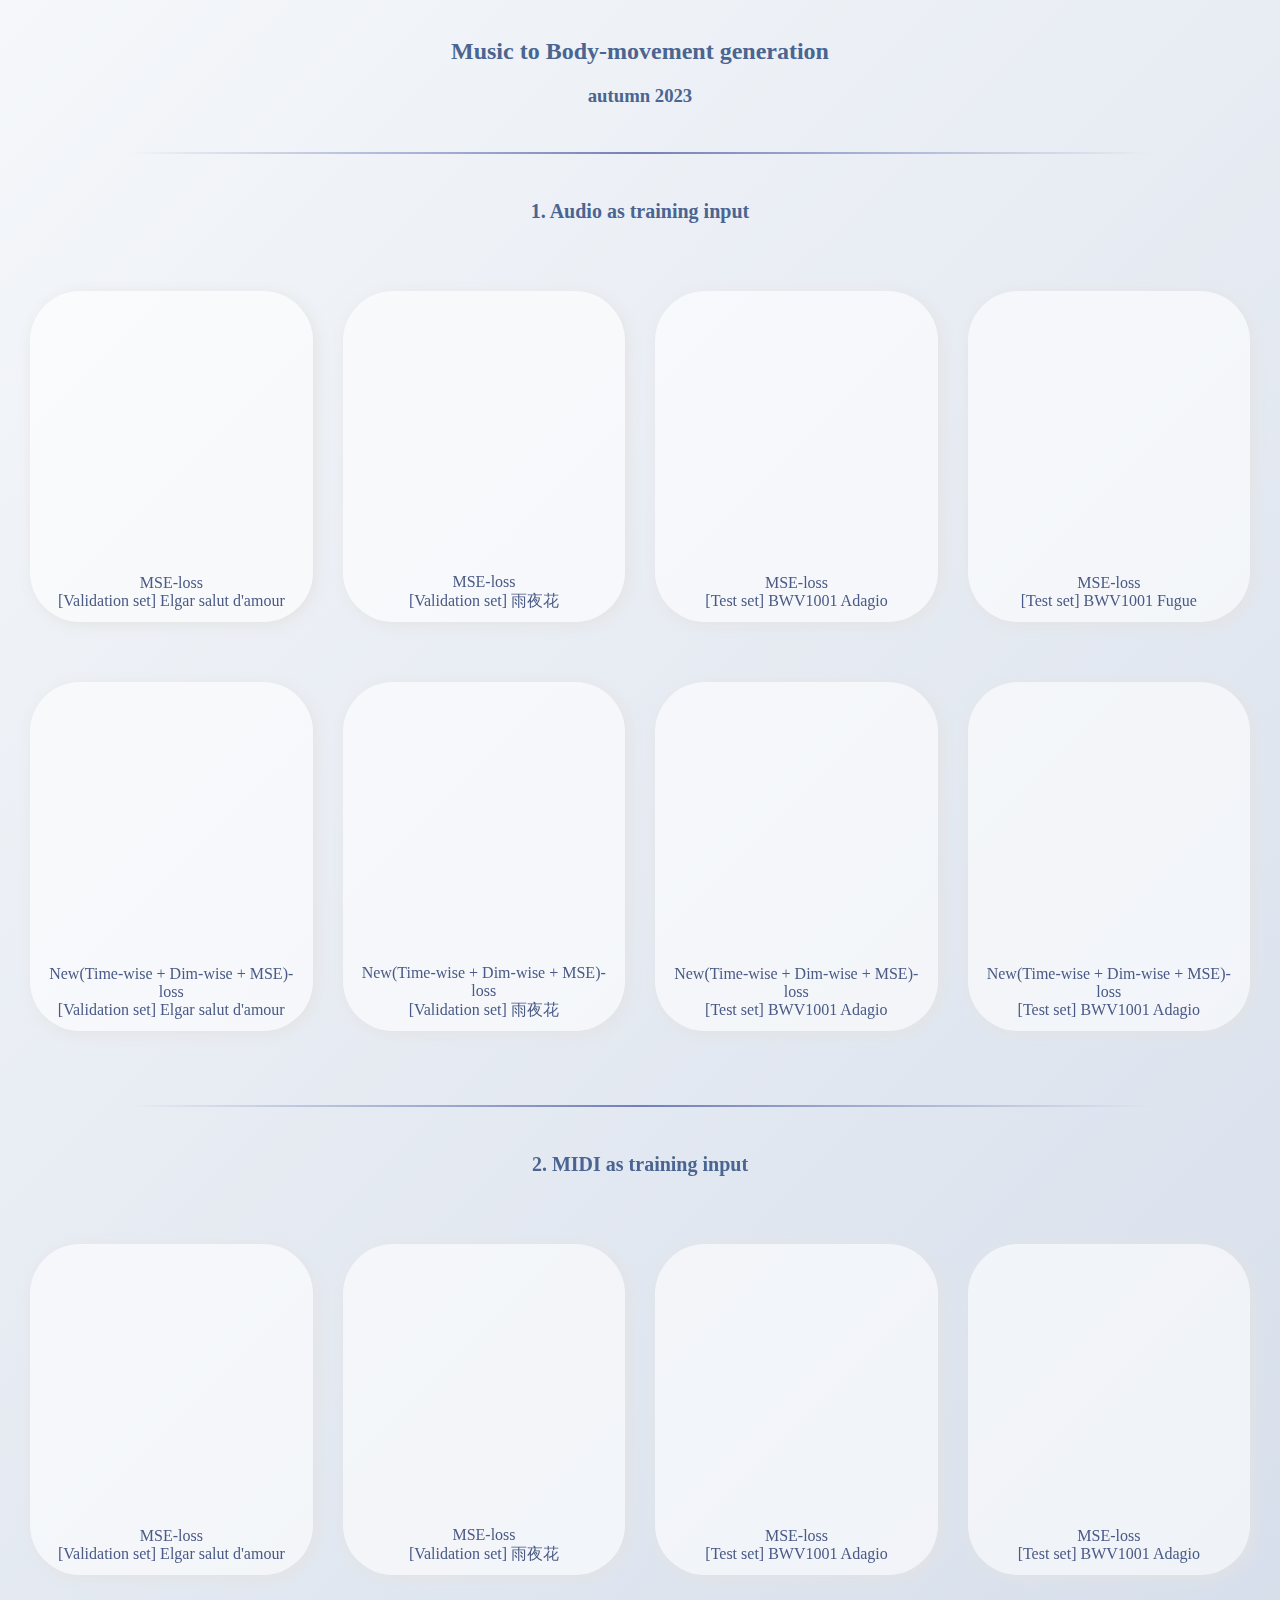
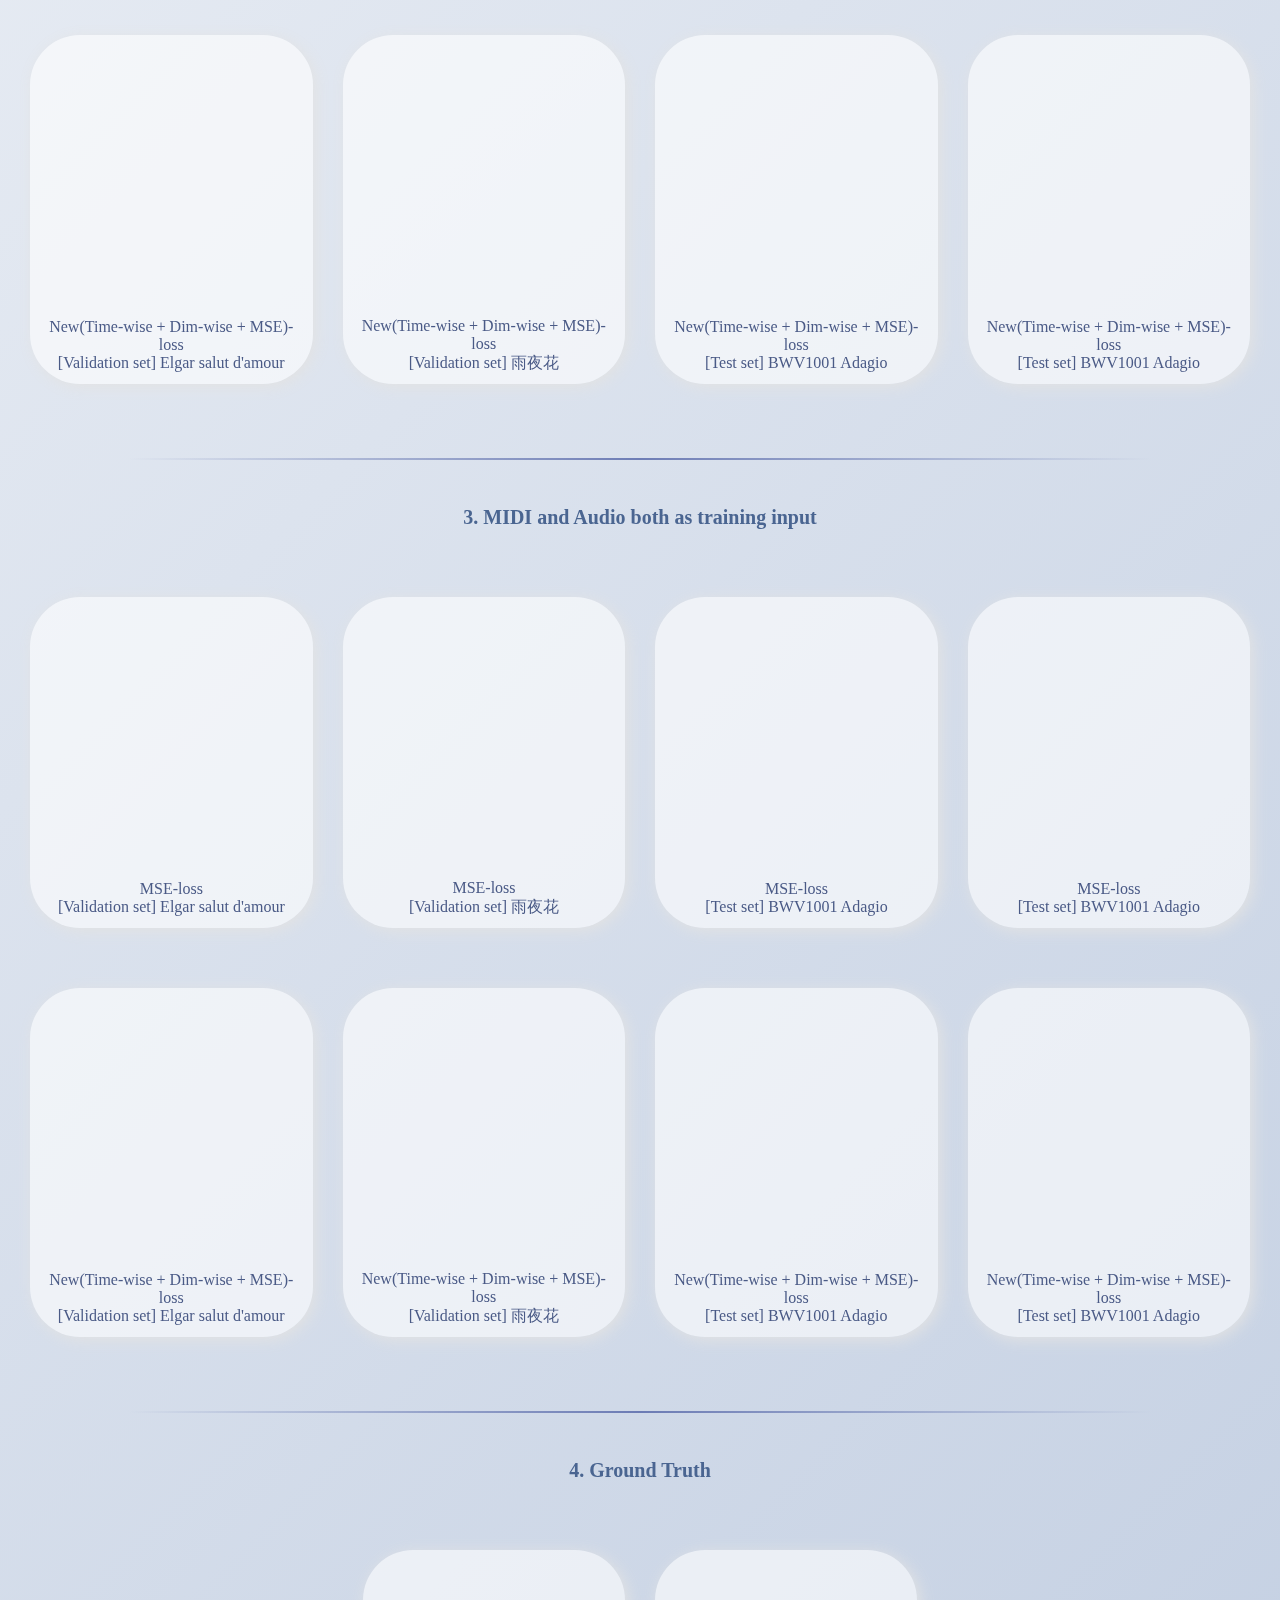
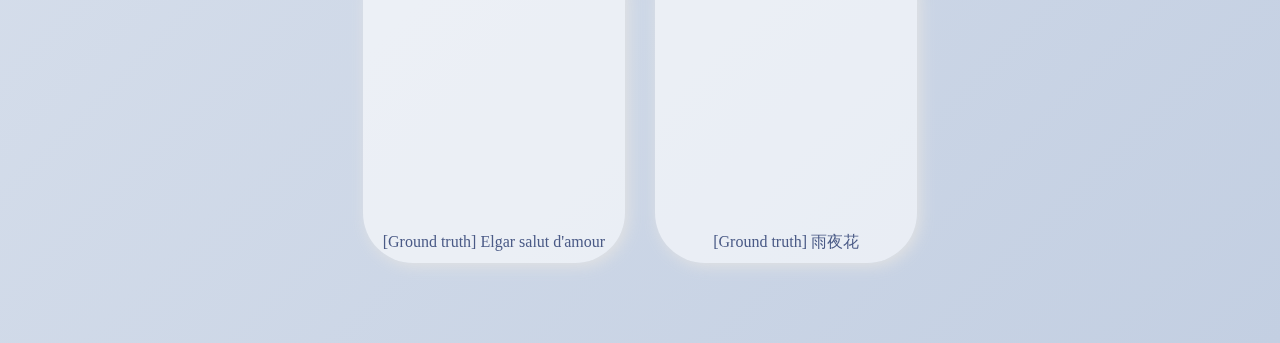
<file: index.html>
<!DOCTYPE html>
<html>
  <head>
    <style>
      body {
        margin:0;
        width: 100%;
        height: 100%;
        /*background: rgb(252,252,252);*/
        /*background-image: linear-gradient(to top, #dfe9f3 0%, white 100%);*/
        background-image: linear-gradient(135deg, #f5f7fa 0%, #c3cfe2 100%);
        /*background-image: linear-gradient(to left top, #ffd8ee, #f6d3f2, #ebd0f6, #dccdfb, #c9cbfe, #bad0ff, #acd6ff, #a0daff, #9fe4ff, #a3eeff, #acf7fd, #b8fffa);*/
        /*background-image: linear-gradient(to bottom, #ffffff, #f0f0f8, #e0e1f2, #ced3ec, #bbc6e6, #aebbde, #a0b1d7, #92a7cf, #889dc4, #7e93b9, #758aaf, #6b80a4);*/
        /*background-image: linear-gradient(to bottom, #ffffff, #eeedfa, #dadcf5, #c5cbf1, #acbced, #9db2e5, #8fa8de, #7f9ed6, #7a96c9, #758fbd, #7087b0, #6b80a4);*/
        -webkit-background-size: cover;
        -moz-background-size: cover;
        -o-background-size: cover;
        background-size: cover;
      }
      a,a:link,a:visited{
        color:#445470;
        text-decoration: none;
      }
      a:hover{
        color:#7a5300;
        text-decoration: none;
      }
      a:active{
        color:#CFBFEF;
        text-decoration: none;
      }

      hr.style-two {
        width: 80%;
        border: 0;
        height: 2px;
        background-image: linear-gradient(to right, rgba(135, 139, 186, 0), rgba(74, 92, 163, 0.75), rgba(135, 139, 186, 0));
      }

        
      table{
        border-style:none;
        border-radius: 90px;
      }
      table a
      {
        display:block;
        text-decoration:none;
      }
      table td:hover{
        background-color: #FFFFFF;
        color: #4e8adf;
        box-shadow: 3px 3px 15px #98a3b8;
      }
      td{
        margin-right: 10px;
        padding: 10px 14px;
        border-radius: 50px;
        background-color: #ffffff99;
        color: #4a5a86;
        box-shadow: 3px 3px 15px #e3e3e3;
      }
      .table_rwd_4cols{
        margin-left: auto;
        margin-right: auto;
        flex-wrap: wrap;
        .table-rwd-cell{
          width: 100%;
        }
      }
      .table_rwd_2cols{
        margin-left: auto;
        margin-right: auto;
        flex-wrap: wrap;
        .table-rwd-cell{
          width: 48%;
        }
      }

      @media all and (max-width:1200px) { 
        .table_rwd_4cols{
          margin-left: 6%;
          margin-right: auto;
          flex-wrap: wrap;
          width: 100%;
        }
        .table_rwd_2cols{
          margin-left: 6%;
          margin-right: auto;
          flex-wrap: wrap;
          width: 100%;
        }
      }
      @media all and (max-width: 1200px) {
        thead, tbody, th, tr {
          margin-left: auto;
          margin-right: auto;
          width: 100%;
          display: block;
        }
        table{
          margin-left: auto;
          margin-right: auto;
        }
        td {
          display: inline-block;
          width: 40%;
          margin-top: 5%;
        }
      }

      @media all and (max-width:650px) { 
        .table_rwd_4cols{
          margin-left: auto;
          margin-right: auto;
          flex-wrap: wrap;
          width: 60%;
        }
        .table_rwd_2cols{
          margin-left: auto;
          margin-right: auto;
          flex-wrap: wrap;
          width: 60%;
        }
      }
      @media all and (max-width: 650px) {
        table,
        thead,
        tbody,
        th,
        td,
        tr {
          display: block;
        }
        td {
          margin-top: 5%;
          width: 100%;
        }
      }
      
      
    </style>
  </head>
  <body>
   <br>
    <h2 align="center" style="color:#4a6591;">Music to Body-movement generation</h2>
    <h3 align="center" style="color:#4a6591;">autumn 2023</h3>
    <!--h4 align="center" style="color:#4a6591;">contact me with <a href="mailto:starlitsky0612@gmail.com">starlitsky0612@gmail.com</a></h4-->
    <br/>
    <hr class="style-two" />
    <br/>
    <div align="center">
      <p style="font-size: 20px;color:#4a6591;"><b>1. Audio as training input</b></p>
      <br/>
      <table class="table_rwd_4cols" width="100%" height="100%" cellspacing="30px">
         <tr>
          <td rowspan="2" style="text-align:center;padding-bottom: 10px;"><iframe width="100%" height="250" style="border-radius: 30pt" src="https://www.youtube.com/embed/Xo2Axd4B9nc" frameborder="0" allow="accelerometer; autoplay; encrypted-media; gyroscope; picture-in-picture" allowfullscreen></iframe><br><br>MSE-loss<br/>[Validation set] Elgar salut d'amour</a></td>
          <td rowspan="2" style="text-align:center;padding-bottom: 10px;"><iframe width="100%" height="250" style="border-radius: 30pt" src="https://www.youtube.com/embed/MJuzihsXJrA" frameborder="0" allow="accelerometer; autoplay; encrypted-media; gyroscope; picture-in-picture" allowfullscreen></iframe><br><br>MSE-loss<br/>[Validation set] 雨夜花</a></td>
          <td rowspan="2" style="text-align:center;padding-bottom: 10px;"><iframe width="100%" height="250" style="border-radius: 30pt" src="https://www.youtube.com/embed/mMkqckvK8bw" frameborder="0" allow="accelerometer; autoplay; encrypted-media; gyroscope; picture-in-picture" allowfullscreen></iframe><br><br>MSE-loss<br/>[Test set] BWV1001 Adagio</a></td>
          <td rowspan="2" style="text-align:center;padding-bottom: 10px;"><iframe width="100%" height="250" style="border-radius: 30pt" src="https://www.youtube.com/embed/j5NT573zjuI" frameborder="0" allow="accelerometer; autoplay; encrypted-media; gyroscope; picture-in-picture" allowfullscreen></iframe><br><br>MSE-loss<br/>[Test set] BWV1001 Fugue</a></td>
        </tr>
      </table>

      <table class="table_rwd_4cols" width="100%" height="100%" cellspacing="30px">
         <tr>
          <td rowspan="2" style="text-align:center;padding-bottom: 10px;"><iframe width="100%" height="250" style="border-radius: 30pt" src="https://www.youtube.com/embed/Xdq46BBq3dk" frameborder="0" allow="accelerometer; autoplay; encrypted-media; gyroscope; picture-in-picture" allowfullscreen></iframe><br><br>New(Time-wise + Dim-wise + MSE)-loss<br/>[Validation set] Elgar salut d'amour</a></td>
          <td rowspan="2" style="text-align:center;padding-bottom: 10px;"><iframe width="100%" height="250" style="border-radius: 30pt" src="https://www.youtube.com/embed/FJ9U2Vx-Uic" frameborder="0" allow="accelerometer; autoplay; encrypted-media; gyroscope; picture-in-picture" allowfullscreen></iframe><br><br>New(Time-wise + Dim-wise + MSE)-loss<br/>[Validation set] 雨夜花</a></td>
          <td rowspan="2" style="text-align:center;padding-bottom: 10px;"><iframe width="100%" height="250" style="border-radius: 30pt" src="https://www.youtube.com/embed/Dy9oydc8cP4" frameborder="0" allow="accelerometer; autoplay; encrypted-media; gyroscope; picture-in-picture" allowfullscreen></iframe><br><br>New(Time-wise + Dim-wise + MSE)-loss<br/>[Test set] BWV1001 Adagio</a></td>
          <td rowspan="2" style="text-align:center;padding-bottom: 10px;"><iframe width="100%" height="250" style="border-radius: 30pt" src="https://www.youtube.com/embed/9mQ32XLYpmY" frameborder="0" allow="accelerometer; autoplay; encrypted-media; gyroscope; picture-in-picture" allowfullscreen></iframe><br><br>New(Time-wise + Dim-wise + MSE)-loss<br/>[Test set] BWV1001 Adagio</a></td>
        </tr>
      </table>

      <br/>
      <br/>
      <hr class="style-two" />
      <br/>

      <p style="font-size: 20px;color:#4a6591;"><b>2. MIDI as training input</b></p>
      <br/>
      <table class="table_rwd_4cols" width="100%" height="100%" cellspacing="30px">
         <tr>
          <td rowspan="2" style="text-align:center;padding-bottom: 10px;"><iframe width="100%" height="250" style="border-radius: 30pt" src="https://www.youtube.com/embed/sYFTO1VCMKs" frameborder="0" allow="accelerometer; autoplay; encrypted-media; gyroscope; picture-in-picture" allowfullscreen></iframe><br><br>MSE-loss<br/>[Validation set] Elgar salut d'amour</a></td>
          <td rowspan="2" style="text-align:center;padding-bottom: 10px;"><iframe width="100%" height="250" style="border-radius: 30pt" src="https://www.youtube.com/embed/5Y48O8z1u-4" frameborder="0" allow="accelerometer; autoplay; encrypted-media; gyroscope; picture-in-picture" allowfullscreen></iframe><br><br>MSE-loss<br/>[Validation set] 雨夜花</a></td>
          <td rowspan="2" style="text-align:center;padding-bottom: 10px;"><iframe width="100%" height="250" style="border-radius: 30pt" src="https://www.youtube.com/embed/IcSr91uEw0k" frameborder="0" allow="accelerometer; autoplay; encrypted-media; gyroscope; picture-in-picture" allowfullscreen></iframe><br><br>MSE-loss<br/>[Test set] BWV1001 Adagio</a></td>
          <td rowspan="2" style="text-align:center;padding-bottom: 10px;"><iframe width="100%" height="250" style="border-radius: 30pt" src="https://www.youtube.com/embed/Nj-ywHH0FKM" frameborder="0" allow="accelerometer; autoplay; encrypted-media; gyroscope; picture-in-picture" allowfullscreen></iframe><br><br>MSE-loss<br/>[Test set] BWV1001 Adagio</a></td>
        </tr>
      </table>

      <table class="table_rwd_4cols" width="100%" height="100%" cellspacing="30px">
         <tr>
          <td rowspan="2" style="text-align:center;padding-bottom: 10px;"><iframe width="100%" height="250" style="border-radius: 30pt" src="https://www.youtube.com/embed/Q5nWucUJVBI" frameborder="0" allow="accelerometer; autoplay; encrypted-media; gyroscope; picture-in-picture" allowfullscreen></iframe><br><br>New(Time-wise + Dim-wise + MSE)-loss<br/>[Validation set] Elgar salut d'amour</a></td>
          <td rowspan="2" style="text-align:center;padding-bottom: 10px;"><iframe width="100%" height="250" style="border-radius: 30pt" src="https://www.youtube.com/embed/e_srm2xrs_w" frameborder="0" allow="accelerometer; autoplay; encrypted-media; gyroscope; picture-in-picture" allowfullscreen></iframe><br><br>New(Time-wise + Dim-wise + MSE)-loss<br/>[Validation set] 雨夜花</a></td>
          <td rowspan="2" style="text-align:center;padding-bottom: 10px;"><iframe width="100%" height="250" style="border-radius: 30pt" src="https://www.youtube.com/embed/L6r0T_AmK1Y" frameborder="0" allow="accelerometer; autoplay; encrypted-media; gyroscope; picture-in-picture" allowfullscreen></iframe><br><br>New(Time-wise + Dim-wise + MSE)-loss<br/>[Test set] BWV1001 Adagio</a></td>
          <td rowspan="2" style="text-align:center;padding-bottom: 10px;"><iframe width="100%" height="250" style="border-radius: 30pt" src="https://www.youtube.com/embed/Dp3t5guzFKA" frameborder="0" allow="accelerometer; autoplay; encrypted-media; gyroscope; picture-in-picture" allowfullscreen></iframe><br><br>New(Time-wise + Dim-wise + MSE)-loss<br/>[Test set] BWV1001 Adagio</a></td>
        </tr>
      </table>

      <br/>
      <br/>
      <hr class="style-two" />
      <br/>

      <p style="font-size: 20px;color:#4a6591;"><b>3. MIDI and Audio both as training input</b></p>
      <br/>
      <table class="table_rwd_4cols" width="100%" height="100%" cellspacing="30px">
          <tr>
          <td rowspan="2" style="text-align:center;padding-bottom: 10px;"><iframe width="100%" height="250" style="border-radius: 30pt" src="https://www.youtube.com/embed/LTaYQTtqvug" frameborder="0" allow="accelerometer; autoplay; encrypted-media; gyroscope; picture-in-picture" allowfullscreen></iframe><br><br>MSE-loss<br/>[Validation set] Elgar salut d'amour</a></td>
          <td rowspan="2" style="text-align:center;padding-bottom: 10px;"><iframe width="100%" height="250" style="border-radius: 30pt" src="https://www.youtube.com/embed/VX8TTUpo33c" frameborder="0" allow="accelerometer; autoplay; encrypted-media; gyroscope; picture-in-picture" allowfullscreen></iframe><br><br>MSE-loss<br/>[Validation set] 雨夜花</a></td>
          <td rowspan="2" style="text-align:center;padding-bottom: 10px;"><iframe width="100%" height="250" style="border-radius: 30pt" src="https://www.youtube.com/embed/SSpqLrYakuo" frameborder="0" allow="accelerometer; autoplay; encrypted-media; gyroscope; picture-in-picture" allowfullscreen></iframe><br><br>MSE-loss<br/>[Test set] BWV1001 Adagio</a></td>
          <td rowspan="2" style="text-align:center;padding-bottom: 10px;"><iframe width="100%" height="250" style="border-radius: 30pt" src="https://www.youtube.com/embed/bK4WD5AoQU0" frameborder="0" allow="accelerometer; autoplay; encrypted-media; gyroscope; picture-in-picture" allowfullscreen></iframe><br><br>MSE-loss<br/>[Test set] BWV1001 Adagio</a></td>
        </tr>
      </table>

      <table class="table_rwd_4cols" width="100%" height="100%" cellspacing="30px">
          <tr>
          <td rowspan="2" style="text-align:center;padding-bottom: 10px;"><iframe width="100%" height="250" style="border-radius: 30pt" src="https://www.youtube.com/embed/824KIfIG0pc" frameborder="0" allow="accelerometer; autoplay; encrypted-media; gyroscope; picture-in-picture" allowfullscreen></iframe><br><br>New(Time-wise + Dim-wise + MSE)-loss<br/>[Validation set] Elgar salut d'amour</a></td>
          <td rowspan="2" style="text-align:center;padding-bottom: 10px;"><iframe width="100%" height="250" style="border-radius: 30pt" src="https://www.youtube.com/embed/EesSqgAPN54" frameborder="0" allow="accelerometer; autoplay; encrypted-media; gyroscope; picture-in-picture" allowfullscreen></iframe><br><br>New(Time-wise + Dim-wise + MSE)-loss<br/>[Validation set] 雨夜花</a></td>
          <td rowspan="2" style="text-align:center;padding-bottom: 10px;"><iframe width="100%" height="250" style="border-radius: 30pt" src="https://www.youtube.com/embed/LFjepy9RQMQ" frameborder="0" allow="accelerometer; autoplay; encrypted-media; gyroscope; picture-in-picture" allowfullscreen></iframe><br><br>New(Time-wise + Dim-wise + MSE)-loss<br/>[Test set] BWV1001 Adagio</a></td>
          <td rowspan="2" style="text-align:center;padding-bottom: 10px;"><iframe width="100%" height="250" style="border-radius: 30pt" src="https://www.youtube.com/embed/pzuXAcHH8Jw" frameborder="0" allow="accelerometer; autoplay; encrypted-media; gyroscope; picture-in-picture" allowfullscreen></iframe><br><br>New(Time-wise + Dim-wise + MSE)-loss<br/>[Test set] BWV1001 Adagio</a></td>
        </tr>
      </table>
      
      <br/>
      <br/>
      <hr class="style-two" />
      <br/>

      <p style="font-size: 20px;color:#4a6591;"><b>4. Ground Truth</b></p>
      <br/>
      <table class="table_rwd_2cols" width="48%" height="100%" cellspacing="30px">
         <tr>
          <td rowspan="2" style="text-align:center;padding-bottom: 10px;"><iframe width="100%" height="250" style="border-radius: 30pt" src="https://www.youtube.com/embed/xHQ2Wup4xjo" frameborder="0" allow="accelerometer; autoplay; encrypted-media; gyroscope; picture-in-picture" allowfullscreen></iframe><br><br>[Ground truth] Elgar salut d'amour</a></td>
          <td rowspan="2" style="text-align:center;padding-bottom: 10px;"><iframe width="100%" height="250" style="border-radius: 30pt" src="https://www.youtube.com/embed/uvqeQaVb0Mw" frameborder="0" allow="accelerometer; autoplay; encrypted-media; gyroscope; picture-in-picture" allowfullscreen></iframe><br><br>[Ground truth] 雨夜花</a></td>
        </tr>
      </table>
      <p>&nbsp;</p>
    </div>
  </body>
</html>
</file>
